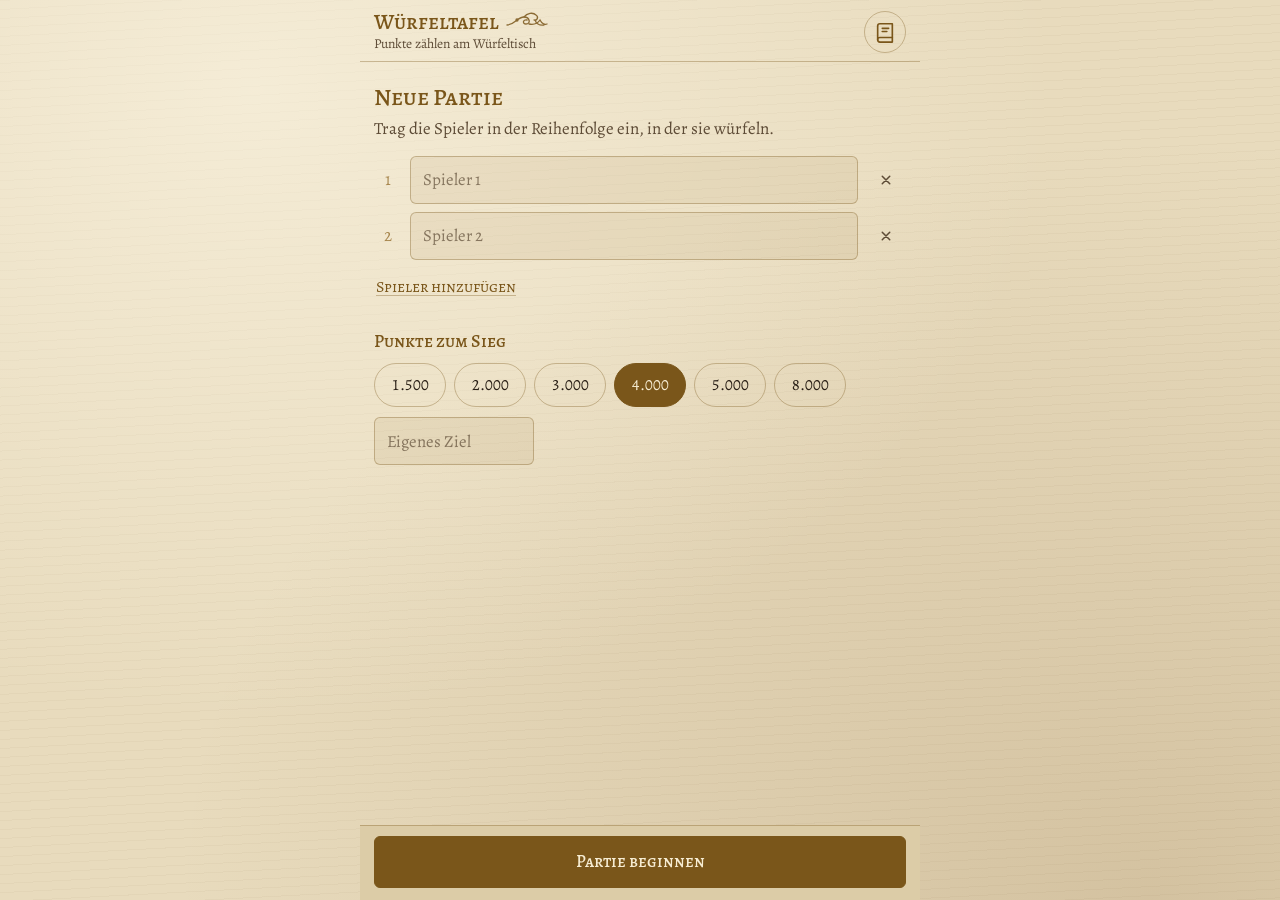
<file: Würfeltafel.html>
<!DOCTYPE html>
<html lang="de">
<head>
<meta charset="utf-8">
<meta name="viewport" content="width=device-width, initial-scale=1, maximum-scale=1, user-scalable=no, viewport-fit=cover">
<meta name="apple-mobile-web-app-capable" content="yes">
<meta name="mobile-web-app-capable" content="yes">
<meta name="apple-mobile-web-app-status-bar-style" content="black-translucent">
<meta name="theme-color" content="#1b1510">
<title>Würfeltafel</title>
<link rel="preconnect" href="https://fonts.googleapis.com">
<link rel="preconnect" href="https://fonts.gstatic.com" crossorigin>
<link href="https://fonts.googleapis.com/css2?family=Alegreya+SC:wght@400;500;700&family=Alegreya:ital,wght@0,400;0,500;0,700;1,400&display=swap" rel="stylesheet">
<style>
:root{
  --bg:#e8dbbd; --bg-deep:#dccca7; --ink:#2a2017; --ink-soft:#5d4b36;
  --gold:#7a561a; --gold-soft:#a7864d; --line:rgba(122,86,26,.35);
  --surface:rgba(122,86,26,.07); --surface-strong:rgba(122,86,26,.14);
  --red:#962e20; --red-soft:rgba(150,46,32,.12);
  --btn-ink:#f6ecd2;
  --texture:
    radial-gradient(ellipse at 20% 10%, rgba(255,250,235,.55), transparent 55%),
    radial-gradient(ellipse at 90% 100%, rgba(120,80,30,.18), transparent 60%),
    repeating-linear-gradient(177deg, rgba(90,60,20,.035) 0 1px, transparent 1px 9px);
  --serif:"Alegreya", "Iowan Old Style", Georgia, "Times New Roman", serif;
  --caps:"Alegreya SC", "Alegreya", Georgia, serif;
  box-sizing:border-box;
  padding-top:env(safe-area-inset-top,0px);
  padding-bottom:env(safe-area-inset-bottom,0px);
  color-scheme:light;
}
@media (prefers-color-scheme: dark){
  :root:not([data-theme="light"]){
    --bg:#1b1510; --bg-deep:#130f0b; --ink:#eadcb8; --ink-soft:#b3a27e;
    --gold:#dcbd6e; --gold-soft:#8e7845; --line:rgba(220,189,110,.28);
    --surface:rgba(0,0,0,.28); --surface-strong:rgba(220,189,110,.09);
    --red:#d0624f; --red-soft:rgba(208,98,79,.14);
    --btn-ink:#1b1510;
    --texture:
      radial-gradient(ellipse at 50% -10%, rgba(255,214,140,.07), transparent 60%),
      repeating-linear-gradient(179deg, rgba(255,255,255,.018) 0 2px, transparent 2px 7px),
      repeating-linear-gradient(181.5deg, rgba(0,0,0,.22) 0 1px, transparent 1px 14px),
      repeating-linear-gradient(178deg, rgba(0,0,0,.12) 0 3px, transparent 3px 41px);
    color-scheme:dark;
  }
}
:root[data-theme="dark"]{
  --bg:#1b1510; --bg-deep:#130f0b; --ink:#eadcb8; --ink-soft:#b3a27e;
  --gold:#dcbd6e; --gold-soft:#8e7845; --line:rgba(220,189,110,.28);
  --surface:rgba(0,0,0,.28); --surface-strong:rgba(220,189,110,.09);
  --red:#d0624f; --red-soft:rgba(208,98,79,.14);
  --btn-ink:#1b1510;
  --texture:
    radial-gradient(ellipse at 50% -10%, rgba(255,214,140,.07), transparent 60%),
    repeating-linear-gradient(179deg, rgba(255,255,255,.018) 0 2px, transparent 2px 7px),
    repeating-linear-gradient(181.5deg, rgba(0,0,0,.22) 0 1px, transparent 1px 14px),
    repeating-linear-gradient(178deg, rgba(0,0,0,.12) 0 3px, transparent 3px 41px);
  color-scheme:dark;
}
*,*::before,*::after{box-sizing:border-box}
html{height:100%;scroll-padding-top:env(safe-area-inset-top,0px)}
body{
  height:100%;margin:0;overflow:hidden;
  background-color:var(--bg);background-image:var(--texture);
  color:var(--ink);font-family:var(--serif);font-size:17px;line-height:1.45;
  -webkit-tap-highlight-color:transparent;-webkit-user-select:none;user-select:none;
  -webkit-font-smoothing:antialiased;overscroll-behavior:none;
}
body::before{content:"";position:fixed;inset:0 0 auto;height:env(safe-area-inset-top,0px);z-index:10;background:var(--bg)}
button{font:inherit;color:inherit;background:none;border:0;padding:0;cursor:pointer;touch-action:manipulation}
button:disabled{opacity:.38;cursor:default}
input{font:inherit;color:var(--ink);-webkit-user-select:text;user-select:text}
:focus-visible{outline:2px solid var(--gold);outline-offset:2px}
svg{display:block}

#app{height:100%;display:flex;flex-direction:column;max-width:560px;margin:0 auto}
.top{display:flex;align-items:center;gap:8px;padding:10px 14px 8px;border-bottom:1px solid var(--line)}
.brand{flex:1;min-width:0}
.brand h1{margin:0;font-family:var(--caps);font-weight:500;font-size:1.35rem;color:var(--gold);line-height:1.1;display:flex;align-items:center;gap:6px}
.brand p{margin:0;font-size:.85rem;color:var(--ink-soft)}
.icon-btn{width:42px;height:42px;border-radius:50%;display:grid;place-items:center;color:var(--gold);border:1px solid var(--line)}
.icon-btn:active{background:var(--surface-strong)}
main{flex:1;overflow-y:auto;-webkit-overflow-scrolling:touch;padding:14px 14px 24px}
.bar{display:flex;gap:10px;padding:10px 14px 12px;border-top:1px solid var(--line);background:var(--bg-deep)}

.ornament{color:var(--gold);opacity:.85}
h2{font-family:var(--caps);font-weight:500;color:var(--gold);font-size:1.5rem;margin:4px 0 2px;display:flex;align-items:center;gap:8px}
h3{font-family:var(--caps);font-weight:500;color:var(--gold);font-size:1.12rem;margin:22px 0 8px}
.lead{color:var(--ink-soft);margin:0 0 14px}

/* Buttons */
.btn{flex:1;min-height:52px;border-radius:6px;padding:10px 14px;font-family:var(--caps);font-size:1.08rem;font-weight:500;display:flex;align-items:center;justify-content:center;gap:8px;border:1.5px solid var(--gold);color:var(--gold)}
.btn:active:not(:disabled){background:var(--surface-strong)}
.btn.primary{background:var(--gold);color:var(--btn-ink)}
.btn.primary:active:not(:disabled){filter:brightness(1.1)}
.btn.danger{border-color:var(--red);color:var(--red)}
.btn.danger:active:not(:disabled){background:var(--red-soft)}
.btn.small{min-height:42px;font-size:.98rem;flex:0 0 auto}
.link-btn{color:var(--gold);font-family:var(--caps);font-size:1rem;padding:8px 2px;text-decoration:underline;text-underline-offset:3px;text-decoration-color:var(--line)}

/* Setup */
.field{display:flex;align-items:center;gap:8px;margin-bottom:8px}
.field .num{width:28px;color:var(--gold-soft);font-family:var(--caps);text-align:center}
.text-in{flex:1;min-width:0;height:48px;border-radius:6px;border:1px solid var(--line);background:var(--surface);padding:0 12px;font-size:1.05rem}
.text-in::placeholder{color:var(--ink-soft);opacity:.7}
.rm{width:40px;height:40px;border-radius:50%;color:var(--ink-soft);display:grid;place-items:center}
.chips{display:flex;flex-wrap:wrap;gap:8px}
.chip{min-width:72px;height:44px;padding:0 14px;border-radius:22px;border:1px solid var(--line);font-size:1.05rem;font-variant-numeric:lining-nums tabular-nums}
.chip[aria-pressed="true"]{background:var(--gold);color:var(--btn-ink);border-color:var(--gold)}
.custom-target{display:flex;gap:8px;align-items:center;margin-top:10px}
.custom-target .text-in{max-width:160px}

/* Scoreboard */
.board{display:flex;flex-direction:column;gap:6px}
.prow{width:100%;text-align:left;display:grid;grid-template-columns:22px 1fr auto;align-items:center;gap:4px 10px;padding:10px 12px;border-radius:6px;border:1px solid transparent;background:var(--surface)}
.prow.cur{border-color:var(--gold);background:var(--surface-strong)}
.prow .mark{color:var(--gold);display:grid;place-items:center}
.prow .nm{font-size:1.06rem;white-space:nowrap;overflow:hidden;text-overflow:ellipsis}
.prow .tot{font-size:1.3rem;font-weight:700;color:var(--gold);font-variant-numeric:lining-nums tabular-nums;text-align:right}
.prow .pend{font-size:.85rem;color:var(--ink-soft);font-weight:400;margin-right:6px}
.prog{grid-column:2 / 4;height:4px;border-radius:2px;background:var(--line);overflow:hidden}
.prog i{display:block;height:100%;background:var(--gold);border-radius:2px;transition:width .5s ease}

/* Turn */
.turn{margin-top:18px;border-top:1px solid var(--line);padding-top:14px}
.turn-head{display:flex;align-items:flex-end;justify-content:space-between;gap:10px}
.turn-head .who{font-family:var(--caps);color:var(--gold);font-size:1.25rem;line-height:1.2}
.turn-head .who small{display:block;font-family:var(--serif);font-size:.85rem;color:var(--ink-soft)}
.turn-sum{font-size:2.6rem;font-weight:700;line-height:1;color:var(--ink);font-variant-numeric:lining-nums tabular-nums;text-align:right}
.turn-sum.bump{animation:bump .35s ease}
@keyframes bump{40%{transform:scale(1.12);color:var(--gold)}}
.free{display:flex;align-items:center;gap:8px;margin:10px 0 4px;color:var(--ink-soft);font-size:.9rem}
.free .slots{display:flex;gap:3px}
.free .slots span{width:12px;height:12px;border-radius:3px;border:1.5px solid var(--gold-soft)}
.free .slots span.on{background:var(--gold);border-color:var(--gold)}
.log{list-style:none;margin:10px 0 0;padding:0;display:flex;flex-direction:column;gap:4px}
.log li{display:flex;align-items:center;gap:8px;padding:6px 10px;border-radius:6px;background:var(--surface)}
.log .dice{display:flex;gap:3px;flex:1;flex-wrap:wrap}
.log .pts{font-weight:700;color:var(--gold);font-variant-numeric:lining-nums tabular-nums}
.log .hot{font-size:.8rem;color:var(--ink-soft);font-style:italic;width:100%}

.pad-title{display:flex;justify-content:space-between;align-items:baseline;margin:18px 0 8px}
.pad-title span{font-family:var(--caps);color:var(--gold);font-size:1.05rem}
.pad-title small{color:var(--ink-soft);font-size:.85rem}
.pad{display:grid;grid-template-columns:repeat(7,1fr);gap:6px}
.pad button{aspect-ratio:1;border-radius:8px;display:grid;place-items:center;color:var(--gold);background:var(--surface);border:1px solid var(--line)}
.pad button:active:not(:disabled){background:var(--surface-strong);transform:scale(.94)}
.pad button svg{width:82%;height:82%}
.tray{margin-top:10px;min-height:64px;border-radius:8px;border:1px dashed var(--gold-soft);padding:8px;display:flex;align-items:center;gap:6px;flex-wrap:wrap}
.tray .slot{width:40px;height:40px;color:var(--gold)}
.tray .slot.empty{border-radius:6px;border:1px dashed var(--line)}
.tray .slot svg{width:100%;height:100%}
.tray .hint{color:var(--ink-soft);font-size:.92rem;padding:0 4px}
.eval{margin:8px 2px 0;min-height:1.4em;font-size:.95rem;color:var(--ink-soft)}
.eval b{color:var(--gold);font-size:1.1rem}
.eval.bad{color:var(--red)}
.row-btns{display:flex;gap:8px;margin-top:10px}
details.manual{margin-top:14px}
details.manual summary{color:var(--ink-soft);font-size:.92rem;cursor:pointer;list-style:none;padding:6px 0}
details.manual summary::-webkit-details-marker{display:none}
details.manual summary::before{content:"+ "}
details.manual[open] summary::before{content:"– "}
details.manual .custom-target{margin-top:4px}

.over-card{margin-top:18px;border:1px solid var(--gold);border-radius:8px;padding:16px;text-align:center;background:var(--surface-strong)}
.over-card .crown{color:var(--gold);display:flex;justify-content:center;margin-bottom:4px}
.over-card h2{justify-content:center;margin:0}
.over-card p{margin:4px 0 0;color:var(--ink-soft)}

/* Modal */
.modal{position:fixed;inset:0;z-index:50;display:flex;flex-direction:column;justify-content:flex-end;background:rgba(10,7,4,.62);
  padding-top:calc(env(safe-area-inset-top,0px) + 24px);animation:fade .2s ease}
@keyframes fade{from{opacity:0}}
.sheet{max-width:560px;width:100%;margin:0 auto;max-height:100%;display:flex;flex-direction:column;
  background-color:var(--bg);background-image:var(--texture);border-top:1px solid var(--gold-soft);border-radius:14px 14px 0 0;
  padding-bottom:env(safe-area-inset-bottom,0px);animation:rise .28s cubic-bezier(.2,.8,.2,1)}
@keyframes rise{from{transform:translateY(40px);opacity:.4}}
.sheet-head{display:flex;align-items:center;gap:10px;padding:16px 16px 6px}
.sheet-head h2{flex:1;margin:0;font-size:1.4rem}
.sheet-body{overflow-y:auto;padding:4px 16px 22px}
.combo{display:flex;align-items:center;gap:10px;padding:5px 0}
.combo .dice{display:flex;gap:4px}
.combo .dice svg{width:32px;height:32px;color:var(--gold)}
.combo .dice svg.extra{color:var(--ink)}
.combo .val{font-size:1.25rem;color:var(--ink);font-variant-numeric:lining-nums tabular-nums}
.note{display:flex;gap:10px;align-items:flex-start;margin:8px 0;color:var(--ink-soft)}
.note svg{width:32px;height:32px;flex:0 0 auto;color:var(--gold)}
.combo-grid h3:first-child{margin-top:8px}
.rules p{margin:0 0 10px}
.hist{list-style:none;padding:0;margin:0;display:flex;flex-direction:column;gap:8px}
.hist li{border-radius:6px;background:var(--surface);padding:8px 10px}
.hist .h-top{display:flex;justify-content:space-between;gap:8px}
.hist .h-top b{font-variant-numeric:lining-nums tabular-nums;color:var(--gold)}
.hist .h-top b.bust{color:var(--red)}
.hist .h-dice{display:flex;flex-wrap:wrap;gap:6px 12px;margin-top:6px;font-size:.88rem;color:var(--ink-soft)}
.hist .h-dice span{display:flex;align-items:center;gap:2px}
.hist .h-dice svg{width:20px;height:20px;color:var(--gold)}
.mini-die{width:24px;height:24px;color:var(--gold)}
.empty{color:var(--ink-soft);font-style:italic}
.rank{list-style:none;padding:0;margin:12px 0 0;text-align:left}
.rank li{display:flex;justify-content:space-between;padding:6px 4px;border-bottom:1px solid var(--line);font-variant-numeric:lining-nums tabular-nums}
.rank li:first-child{color:var(--gold);font-weight:700}

.toast{position:fixed;left:50%;bottom:calc(env(safe-area-inset-bottom,0px) + 92px);transform:translateX(-50%);z-index:60;
  background:var(--gold);color:var(--btn-ink);padding:10px 16px;border-radius:22px;font-size:.95rem;box-shadow:0 6px 20px rgba(0,0,0,.35);
  animation:toast 2.6s ease forwards;white-space:nowrap;max-width:92vw;overflow:hidden;text-overflow:ellipsis}
@keyframes toast{0%{opacity:0;transform:translate(-50%,10px)}10%,80%{opacity:1;transform:translate(-50%,0)}100%{opacity:0}}
@media (prefers-reduced-motion:reduce){*{animation:none!important;transition:none!important}}
</style>
</head>
<body>
<div id="app"></div>
<div id="modal-root"></div>
<script>
(function(){
"use strict";
const KEY="wuerfeltafel-v1", HKEY="wuerfeltafel-hist-v1";
const TARGETS=[1500,2000,3000,4000,5000,8000];

/* ---------- Icons ---------- */
const PIPS={1:[[20,20]],2:[[27.5,12.5],[12.5,27.5]],3:[[27.5,12.5],[20,20],[12.5,27.5]],
  4:[[12.5,12.5],[27.5,12.5],[12.5,27.5],[27.5,27.5]],5:[[12.5,12.5],[27.5,12.5],[20,20],[12.5,27.5],[27.5,27.5]],
  6:[[13,11.5],[13,20],[13,28.5],[27,11.5],[27,20],[27,28.5]]};
function die(v,cls){
  const frame='<rect x="2" y="2" width="36" height="36" rx="6" fill="none" stroke="currentColor" stroke-opacity=".55" stroke-width="1.6"/><rect x="5" y="5" width="30" height="30" rx="4" fill="none" stroke="currentColor" stroke-width="2"/>';
  let inner;
  if(v===7){
    inner='<g fill="none" stroke="currentColor" stroke-width="1.6" stroke-linecap="round" stroke-linejoin="round">'+
      '<path d="M13.5 16 Q10 12 12 7.5 Q13.5 11.5 16.5 13"/><path d="M26.5 16 Q30 12 28 7.5 Q26.5 11.5 23.5 13"/>'+
      '<path d="M14 15.5 Q20 11 26 15.5 Q27.5 21 25 25.5 Q22.5 31 20 32.5 Q17.5 31 15 25.5 Q12.5 21 14 15.5Z"/>'+
      '<path d="M16.3 19.5 L18.6 20.6"/><path d="M23.7 19.5 L21.4 20.6"/><path d="M17.8 26 Q20 27.6 22.2 26"/><path d="M20 22 L20 24"/></g>';
  } else {
    inner=PIPS[v].map(p=>'<circle cx="'+p[0]+'" cy="'+p[1]+'" r="2.6" fill="currentColor"/>').join('');
  }
  return '<svg viewBox="0 0 40 40" class="'+(cls||'')+'" aria-hidden="true">'+frame+inner+'</svg>';
}
const ICON={
  undo:'<svg width="22" height="22" viewBox="0 0 24 24" fill="none" stroke="currentColor" stroke-width="1.8" stroke-linecap="round" stroke-linejoin="round"><path d="M9 14 4 9l5-5"/><path d="M4 9h10.5a5.5 5.5 0 0 1 0 11H11"/></svg>',
  book:'<svg width="22" height="22" viewBox="0 0 24 24" fill="none" stroke="currentColor" stroke-width="1.8" stroke-linecap="round" stroke-linejoin="round"><path d="M4 5.5A2.5 2.5 0 0 1 6.5 3H20v15H6.5A2.5 2.5 0 0 0 4 20.5z"/><path d="M4 20.5A2.5 2.5 0 0 0 6.5 23H20v-5"/><path d="M9 8h7M9 11.5h5"/></svg>',
  menu:'<svg width="22" height="22" viewBox="0 0 24 24" fill="none" stroke="currentColor" stroke-width="1.8" stroke-linecap="round"><path d="M5 7h14M5 12h14M5 17h14"/></svg>',
  close:'<svg width="22" height="22" viewBox="0 0 24 24" fill="none" stroke="currentColor" stroke-width="1.8" stroke-linecap="round"><path d="M6 6l12 12M18 6 6 18"/></svg>',
  x:'<svg width="18" height="18" viewBox="0 0 24 24" fill="none" stroke="currentColor" stroke-width="2" stroke-linecap="round"><path d="M7 7l10 10M17 7 7 17"/></svg>',
  plus:'<svg width="18" height="18" viewBox="0 0 24 24" fill="none" stroke="currentColor" stroke-width="2" stroke-linecap="round"><path d="M12 5v14M5 12h14"/></svg>',
  arrow:'<svg width="16" height="16" viewBox="0 0 24 24" fill="currentColor"><path d="M8 5l10 7-10 7z"/></svg>',
  crown:'<svg width="40" height="28" viewBox="0 0 40 28" fill="none" stroke="currentColor" stroke-width="1.6" stroke-linejoin="round"><path d="M5 22 3 7l9 7 8-11 8 11 9-7-2 15z"/><path d="M5 25.5h30"/><circle cx="20" cy="15" r="2" fill="currentColor"/></svg>',
  crownS:'<svg width="18" height="14" viewBox="0 0 40 28" fill="currentColor"><path d="M5 22 3 7l9 7 8-11 8 11 9-7-2 15z"/></svg>',
  flourish:'<svg class="ornament" width="44" height="22" viewBox="0 0 44 22" fill="none" stroke="currentColor" stroke-width="1.3" stroke-linecap="round"><path d="M2 14c8 0 10-8 17-8 6 0 7 7 2 7-4 0-3-5 1-4"/><path d="M19 6c3-4 9-5 12-2 3 2 1 6-2 5"/><path d="M24 13c5 1 9-1 11-4 2 4 5 5 7 4"/><path d="M30 9c1 3 4 6 9 5"/><circle cx="12" cy="9" r="1" fill="currentColor"/></svg>'
};

/* ---------- Scoring ---------- */
const memo=new Map();
function solve(c){
  const k=c.join(',');
  if(memo.has(k)) return memo.get(k);
  const total=c[1]+c[2]+c[3]+c[4]+c[5]+c[6];
  if(total===0){const r={s:0,parts:[]};memo.set(k,r);return r;}
  let best={s:-Infinity,parts:[]};
  const tryOpt=(rem,pts,label)=>{const r=solve(rem);if(r.s+pts>best.s)best={s:r.s+pts,parts:[{label,pts}].concat(r.parts)};};
  const take=(faces)=>{const r=c.slice();faces.forEach(f=>r[f]--);return r;};
  if([1,2,3,4,5,6].every(f=>c[f]>=1)) tryOpt(take([1,2,3,4,5,6]),1500,"Straße 1–6");
  if([1,2,3,4,5].every(f=>c[f]>=1)) tryOpt(take([1,2,3,4,5]),500,"Straße 1–5");
  if([2,3,4,5,6].every(f=>c[f]>=1)) tryOpt(take([2,3,4,5,6]),750,"Straße 2–6");
  for(let f=1;f<=6;f++){
    for(let n=3;n<=c[f];n++){
      const r=c.slice();r[f]-=n;
      tryOpt(r,(f===1?1000:f*100)*Math.pow(2,n-3),n+"× "+f);
    }
  }
  if(c[1]>=1){const r=c.slice();r[1]--;tryOpt(r,100,"Eine 1");}
  if(c[5]>=1){const r=c.slice();r[5]--;tryOpt(r,50,"Eine 5");}
  memo.set(k,best);return best;
}
function evaluate(dice){
  if(!dice.length) return null;
  const c=[0,0,0,0,0,0,0];let j=0;
  dice.forEach(d=>{if(d===7)j++;else c[d]++;});
  let best={s:-Infinity,parts:[]};
  (function assign(left,minF){
    if(!left){const r=solve(c);if(r.s>best.s)best=r;return;}
    for(let f=minF;f<=6;f++){c[f]++;assign(left-1,f);c[f]--;}
  })(j,1);
  return best.s>0?best:null;
}

/* ---------- State ---------- */
function fresh(names,target){
  return {phase:"setup",setupNames:names&&names.length?names:["",""],target:target||4000,customTarget:"",
    players:[],current:0,turn:{entries:[],diceLeft:6},turns:[],winner:null};
}
function load(k){try{const v=localStorage.getItem(k);return v?JSON.parse(v):null;}catch(e){return null;}}
function store(){try{localStorage.setItem(KEY,JSON.stringify(S));localStorage.setItem(HKEY,JSON.stringify(hist.slice(-40)));}catch(e){}}
let S=load(KEY)||fresh();
let hist=load(HKEY)||[];
let sel=[], modal=null, bumpTurn=false;

function commit(fn){hist.push(JSON.stringify(S));if(hist.length>60)hist.shift();fn();store();render();}
const turnSum=()=>S.turn.entries.reduce((a,e)=>a+e.points,0);
const fmt=n=>n.toLocaleString("de-DE");
const esc=s=>String(s).replace(/[&<>"']/g,m=>({"&":"&amp;","<":"&lt;",">":"&gt;",'"':"&quot;","'":"&#39;"}[m]));
function buzz(p){try{navigator.vibrate&&navigator.vibrate(p);}catch(e){}}
function toast(t){const d=document.createElement("div");d.className="toast";d.textContent=t;document.body.appendChild(d);setTimeout(()=>d.remove(),2700);}

/* ---------- Actions ---------- */
const A={
  addField(){S.setupNames.push("");store();render();focusLast();},
  rmField(i){S.setupNames.splice(+i,1);if(!S.setupNames.length)S.setupNames.push("");store();render();},
  target(v){S.target=+v;S.customTarget="";store();render();},
  start(){
    const names=S.setupNames.map((n,i)=>n.trim()||("Spieler "+(i+1)));
    let t=S.target;const ct=parseInt(S.customTarget,10);if(ct>0)t=ct;
    if(!t||t<50){toast("Lege zuerst ein Punkteziel fest");return;}
    commit(()=>{S.phase="play";S.target=t;S.players=names.map(n=>({name:n,total:0}));S.current=0;
      S.turn={entries:[],diceLeft:6};S.turns=[];S.winner=null;});
    sel=[];
  },
  pick(v){if(S.phase!=="play"||sel.length>=S.turn.diceLeft)return;sel.push(+v);buzz(8);render();},
  unpick(i){sel.splice(+i,1);render();},
  clearSel(){sel=[];render();},
  addSel(){
    const r=evaluate(sel);if(!r)return;
    const dice=sel.slice();sel=[];bumpTurn=true;
    let hot=false;
    commit(()=>{S.turn.diceLeft-=dice.length;if(S.turn.diceLeft<=0){S.turn.diceLeft=6;hot=true;}
      S.turn.entries.push({dice,points:r.s,parts:r.parts,hot});});
    if(hot){toast("Alle Würfel haben gepunktet – wieder sechs im Becher");buzz([20,40,20]);}
  },
  addManual(){
    const inp=document.getElementById("manual-in");const n=parseInt(inp&&inp.value,10);
    if(!n||n<=0){toast("Gib eine Punktzahl größer als 0 ein");return;}
    bumpTurn=true;commit(()=>{S.turn.entries.push({dice:[],points:n,parts:[{label:"Von Hand",pts:n}],manual:true});});
  },
  bank(){
    const sum=turnSum();if(!sum)return;sel=[];
    commit(()=>{
      const p=S.players[S.current];p.total+=sum;
      S.turns.push({p:S.current,res:"bank",points:sum,entries:S.turn.entries});
      S.turn={entries:[],diceLeft:6};
      if(p.total>=S.target){S.phase="over";S.winner=S.current;modal={type:"win"};}
      else S.current=(S.current+1)%S.players.length;
    });
    buzz(15);
  },
  bust(){
    const lost=turnSum();sel=[];
    commit(()=>{S.turns.push({p:S.current,res:"bust",points:lost,entries:S.turn.entries});
      S.turn={entries:[],diceLeft:6};S.current=(S.current+1)%S.players.length;});
    buzz([40,60,40]);toast(lost?fmt(lost)+" Punkte verloren":"Busted – nächster Spieler");
  },
  undo(){if(!hist.length)return;S=JSON.parse(hist.pop());sel=[];modal=null;store();render();toast("Rückgängig gemacht");},
  rules(){modal={type:"rules"};renderModal();},
  player(i){modal={type:"player",i:+i};renderModal();},
  menu(){modal={type:"menu"};renderModal();},
  showWin(){modal={type:"win"};renderModal();},
  close(){modal=null;renderModal();},
  newGame(){modal=null;sel=[];const names=S.players.length?S.players.map(p=>p.name):S.setupNames;const t=S.target;
    commit(()=>{S=fresh(names.slice(),TARGETS.includes(t)?t:4000);if(!TARGETS.includes(t))S.customTarget=String(t);});}
};
function focusLast(){const f=document.querySelectorAll(".text-in.name");if(f.length)f[f.length-1].focus();}

document.addEventListener("click",e=>{
  const b=e.target.closest("[data-a]");if(!b||b.disabled)return;
  if(b.dataset.a==="backdrop"&&e.target!==b)return;
  if(b.dataset.a==="backdrop"){A.close();return;}
  A[b.dataset.a]&&A[b.dataset.a](b.dataset.v);
});
document.addEventListener("input",e=>{
  const t=e.target;
  if(t.classList.contains("name")){S.setupNames[+t.dataset.i]=t.value;store();}
  if(t.id==="custom-target"){S.customTarget=t.value;store();
    document.querySelectorAll(".chip").forEach(c=>c.setAttribute("aria-pressed",(!t.value&&+c.dataset.v===S.target)?"true":"false"));}
});
document.addEventListener("keydown",e=>{
  if(e.key==="Enter"&&e.target.classList.contains("name")){e.preventDefault();A.addField();}
  if(e.key==="Escape"&&modal)A.close();
});

/* ---------- Render ---------- */
const app=document.getElementById("app");
function render(){
  const m=app.querySelector("main");const st=m?m.scrollTop:0;
  app.innerHTML=S.phase==="setup"?viewSetup():viewGame();
  const nm=app.querySelector("main");if(nm)nm.scrollTop=st;
  if(bumpTurn){const t=app.querySelector(".turn-sum");if(t)t.classList.add("bump");bumpTurn=false;}
  renderModal();
}

function header(sub,withGameBtns){
  return '<header class="top"><div class="brand"><h1>Würfeltafel '+ICON.flourish+'</h1><p>'+sub+'</p></div>'+
    (withGameBtns?'<button class="icon-btn" data-a="undo" aria-label="Rückgängig"'+(hist.length?'':' disabled')+'>'+ICON.undo+'</button>':'')+
    '<button class="icon-btn" data-a="rules" aria-label="Punktekombinationen">'+ICON.book+'</button>'+
    (withGameBtns?'<button class="icon-btn" data-a="menu" aria-label="Menü">'+ICON.menu+'</button>':'')+'</header>';
}

function viewSetup(){
  const fields=S.setupNames.map((n,i)=>'<div class="field"><span class="num">'+(i+1)+'</span>'+
    '<input class="text-in name" data-i="'+i+'" value="'+esc(n)+'" placeholder="Spieler '+(i+1)+'" autocomplete="off" enterkeyhint="next" maxlength="24">'+
    '<button class="rm" data-a="rmField" data-v="'+i+'" aria-label="Spieler entfernen">'+ICON.x+'</button></div>').join('');
  const chips=TARGETS.map(t=>'<button class="chip" data-a="target" data-v="'+t+'" aria-pressed="'+(!S.customTarget&&S.target===t)+'">'+fmt(t)+'</button>').join('');
  return header("Punkte zählen am Würfeltisch",false)+
  '<main><h2>Neue Partie</h2><p class="lead">Trag die Spieler in der Reihenfolge ein, in der sie würfeln.</p>'+
  fields+'<button class="link-btn" data-a="addField">Spieler hinzufügen</button>'+
  '<h3>Punkte zum Sieg</h3><div class="chips">'+chips+'</div>'+
  '<div class="custom-target"><input id="custom-target" class="text-in" type="number" inputmode="numeric" min="50" step="50" placeholder="Eigenes Ziel" value="'+esc(S.customTarget||"")+'"></div>'+
  '</main><div class="bar"><button class="btn primary" data-a="start">Partie beginnen</button></div>';
}

function viewGame(){
  const sum=turnSum(),over=S.phase==="over";
  const rows=S.players.map((p,i)=>{
    const cur=!over&&i===S.current,win=over&&i===S.winner;
    const pct=Math.min(100,p.total/S.target*100);
    return '<button class="prow'+(cur||win?' cur':'')+'" data-a="player" data-v="'+i+'" aria-label="'+esc(p.name)+', '+p.total+' Punkte – Verlauf ansehen">'+
      '<span class="mark">'+(win?ICON.crownS:cur?ICON.arrow:'')+'</span><span class="nm">'+esc(p.name)+'</span>'+
      '<span class="tot">'+(cur&&sum?'<span class="pend">+'+fmt(sum)+'</span>':'')+fmt(p.total)+'</span>'+
      '<span class="prog"><i style="width:'+pct+'%"></i></span></button>';
  }).join('');
  let body='<div class="board">'+rows+'</div>';
  if(over){
    const w=S.players[S.winner];
    body+='<div class="over-card"><div class="crown">'+ICON.crown+'</div><h2>'+esc(w.name)+' gewinnt</h2>'+
      '<p>Mit '+fmt(w.total)+' von '+fmt(S.target)+' Punkten. Tippe auf einen Spieler, um seine Züge zu sehen.</p></div>';
  } else body+=viewTurn(sum);
  const bar=over
    ?'<div class="bar"><button class="btn" data-a="showWin">Ergebnis</button><button class="btn primary" data-a="newGame">Neue Partie</button></div>'
    :'<div class="bar"><button class="btn danger" data-a="bust">Busted</button><button class="btn primary" data-a="bank"'+(sum?'':' disabled')+'>Sichern'+(sum?' +'+fmt(sum):'')+'</button></div>';
  return header("Ziel: "+fmt(S.target)+" Punkte",true)+'<main>'+body+'</main>'+bar;
}

function viewTurn(sum){
  const p=S.players[S.current],left=S.turn.diceLeft;
  const slots=Array.from({length:6},(_,i)=>'<span class="'+(i<left-sel.length?'on':'')+'"></span>').join('');
  const log=S.turn.entries.map(e=>'<li><span class="dice">'+(e.manual?'<span class="empty">von Hand</span>':e.dice.map(d=>die(d,"mini-die")).join(''))+
    '</span><span class="pts">+'+fmt(e.points)+'</span>'+(e.hot?'<span class="hot">Alle sechs gepunktet, neu würfeln</span>':'')+'</li>').join('');
  const r=evaluate(sel);
  let ev='';
  if(sel.length){
    ev=r?'<p class="eval">'+r.parts.map(x=>x.label).join(' + ')+' = <b>'+fmt(r.s)+'</b>'+(sel.includes(7)?' (mit Teufelskopf)':'')+'</p>'
        :'<p class="eval bad">Keine gültige Wertung – jeder gehaltene Würfel muss punkten.</p>';
  } else ev='<p class="eval"></p>';
  const traySlots=sel.map((d,i)=>'<button class="slot" data-a="unpick" data-v="'+i+'" aria-label="Würfel entfernen">'+die(d)+'</button>').join('')+
    (sel.length?'':'<span class="hint">Tippe oben die Würfel an, die '+esc(p.name)+' zur Seite legt.</span>');
  const full=sel.length>=left;
  const pad=[1,2,3,4,5,6,7].map(v=>'<button data-a="pick" data-v="'+v+'" aria-label="'+(v===7?'Teufelskopf (Joker)':'Würfel '+v)+'"'+(full?' disabled':'')+'>'+die(v)+'</button>').join('');
  return '<section class="turn"><div class="turn-head"><div class="who">'+esc(p.name)+'<small>ist am Zug</small></div>'+
    '<div class="turn-sum" aria-live="polite">'+fmt(sum)+'</div></div>'+
    '<div class="free"><span class="slots">'+slots+'</span>'+(left-sel.length)+' von 6 Würfeln im Becher</div>'+
    (log?'<ul class="log">'+log+'</ul>':'')+
    '<div class="pad-title"><span>Gehaltene Würfel</span><small>max. '+left+'</small></div>'+
    '<div class="pad">'+pad+'</div><div class="tray">'+traySlots+'</div>'+ev+
    '<div class="row-btns"><button class="btn small" data-a="clearSel"'+(sel.length?'':' disabled')+'>Leeren</button>'+
    '<button class="btn primary" data-a="addSel"'+(r?'':' disabled')+'>Wertung hinzufügen'+(r?' +'+fmt(r.s):'')+'</button></div>'+
    '<details class="manual"><summary>Punkte von Hand eintragen</summary><div class="custom-target">'+
    '<input id="manual-in" class="text-in" type="number" inputmode="numeric" min="1" step="50" placeholder="z. B. 350">'+
    '<button class="btn small" data-a="addManual">Eintragen</button></div></details></section>';
}

/* ---------- Modals ---------- */
const mroot=document.getElementById("modal-root");
function sheet(title,body){
  return '<div class="modal" data-a="backdrop" role="dialog" aria-modal="true" aria-label="'+esc(title)+'"><div class="sheet">'+
    '<div class="sheet-head"><h2>'+title+'</h2><button class="icon-btn" data-a="close" aria-label="Schließen">'+ICON.close+'</button></div>'+
    '<div class="sheet-body">'+body+'</div></div></div>';
}
function combo(dice,val,extraFrom){
  return '<div class="combo"><span class="dice">'+dice.map((d,i)=>die(d,extraFrom!=null&&i>=extraFrom?'extra':'')).join('')+'</span><span class="val">'+fmt(val)+'</span></div>';
}
function rulesBody(){
  return '<div class="combo-grid">'+
    '<h3>Einzelne Würfel und Straßen</h3>'+
    combo([1],100)+combo([5],50)+combo([1,2,3,4,5],500)+combo([2,3,4,5,6],750)+combo([1,2,3,4,5,6],1500)+
    '<div class="note">'+die(7)+'<span>Der Teufelskopf ist ein Joker und zählt als jede beliebige Augenzahl, die eine Kombination vervollständigt.</span></div>'+
    '<h3>Drei Gleiche</h3>'+
    combo([1,1,1],1000)+combo([2,2,2],200)+combo([3,3,3],300)+combo([4,4,4],400)+combo([5,5,5],500)+combo([6,6,6],600)+
    '<h3>Jeder weitere gleiche Würfel verdoppelt</h3>'+
    combo([2,2,2,2],400,3)+combo([2,2,2,2,2],800,3)+combo([2,2,2,2,2,2],1600,3)+
    '</div><h3>Ablauf eines Zuges</h3><div class="rules">'+
    '<p>Wer dran ist, wirft alle sechs Würfel und muss mindestens einen punktenden Würfel zur Seite legen. Jeder beiseitegelegte Würfel muss zu einer Wertung gehören, und Kombinationen zählen nur, wenn sie in einem einzigen Wurf fallen.</p>'+
    '<p>Danach entscheidet der Spieler: mit den restlichen Würfeln weiterwerfen oder die gesammelten Punkte sichern. Haben alle sechs Würfel gepunktet, darf er wieder mit allen sechs werfen.</p>'+
    '<p>Bringt ein Wurf keinen einzigen punktenden Würfel, ist der Spieler „busted“: alle Punkte dieses Zuges sind verloren und der Nächste ist dran. Wer zuerst das Punkteziel erreicht, gewinnt.</p>'+
    '<p>In der App: Würfel antippen, „Wertung hinzufügen“, und am Ende „Sichern“ oder „Busted“. Mit dem Pfeil oben machst du jeden Schritt rückgängig.</p></div>';
}
function playerBody(i){
  const p=S.players[i];if(!p)return '';
  const mine=S.turns.map((t,n)=>({t,n})).filter(x=>x.t.p===i);
  const banked=mine.filter(x=>x.t.res==="bank").length,busts=mine.length-banked;
  let html='<p class="lead">'+fmt(p.total)+' Punkte aus '+banked+' gesicherten '+(banked===1?'Zug':'Zügen')+(busts?', '+busts+'× busted':'')+'.</p>';
  if(!mine.length) return html+'<p class="empty">Noch keine Züge.</p>';
  let round=0;
  html+='<ul class="hist">'+mine.map(x=>{round++;const t=x.t;
    const parts=t.entries.map(e=>'<span>'+(e.manual?'von Hand':e.dice.map(d=>die(d)).join(''))+'&nbsp;'+fmt(e.points)+'</span>').join('');
    return '<li><div class="h-top"><span>Zug '+round+'</span>'+(t.res==="bank"?'<b>+'+fmt(t.points)+'</b>':'<b class="bust">Busted'+(t.points?' (−'+fmt(t.points)+')':'')+'</b>')+'</div>'+
      (parts?'<div class="h-dice">'+parts+'</div>':'')+'</li>';}).reverse().join('')+'</ul>';
  return html;
}
function winBody(){
  const w=S.players[S.winner];
  const ranked=S.players.map(p=>p).sort((a,b)=>b.total-a.total);
  return '<div class="over-card" style="margin-top:0"><div class="crown">'+ICON.crown+'</div><h2>'+esc(w.name)+' gewinnt</h2><p>'+fmt(w.total)+' Punkte – Ziel war '+fmt(S.target)+'.</p></div>'+
    '<ol class="rank">'+ranked.map(p=>'<li><span>'+esc(p.name)+'</span><span>'+fmt(p.total)+'</span></li>').join('')+'</ol>'+
    '<div class="row-btns" style="margin-top:18px"><button class="btn" data-a="close">Tafel ansehen</button><button class="btn primary" data-a="newGame">Neue Partie</button></div>';
}
function menuBody(){
  return '<p class="lead">Eine neue Partie übernimmt die Spielernamen. Die aktuelle Partie lässt sich danach mit dem Pfeil wiederherstellen.</p>'+
    '<div class="row-btns"><button class="btn" data-a="close">Abbrechen</button><button class="btn primary" data-a="newGame">Neue Partie</button></div>';
}
function renderModal(){
  if(!modal){mroot.innerHTML="";return;}
  let h="";
  if(modal.type==="rules") h=sheet("Punktekombinationen",rulesBody());
  else if(modal.type==="player") h=sheet(esc((S.players[modal.i]||{}).name||""),playerBody(modal.i));
  else if(modal.type==="win"&&S.winner!=null) h=sheet("Partie beendet",winBody());
  else if(modal.type==="menu") h=sheet("Neue Partie beginnen?",menuBody());
  mroot.innerHTML=h;
}

render();
})();
</script>
</body>
</html>
</file>
